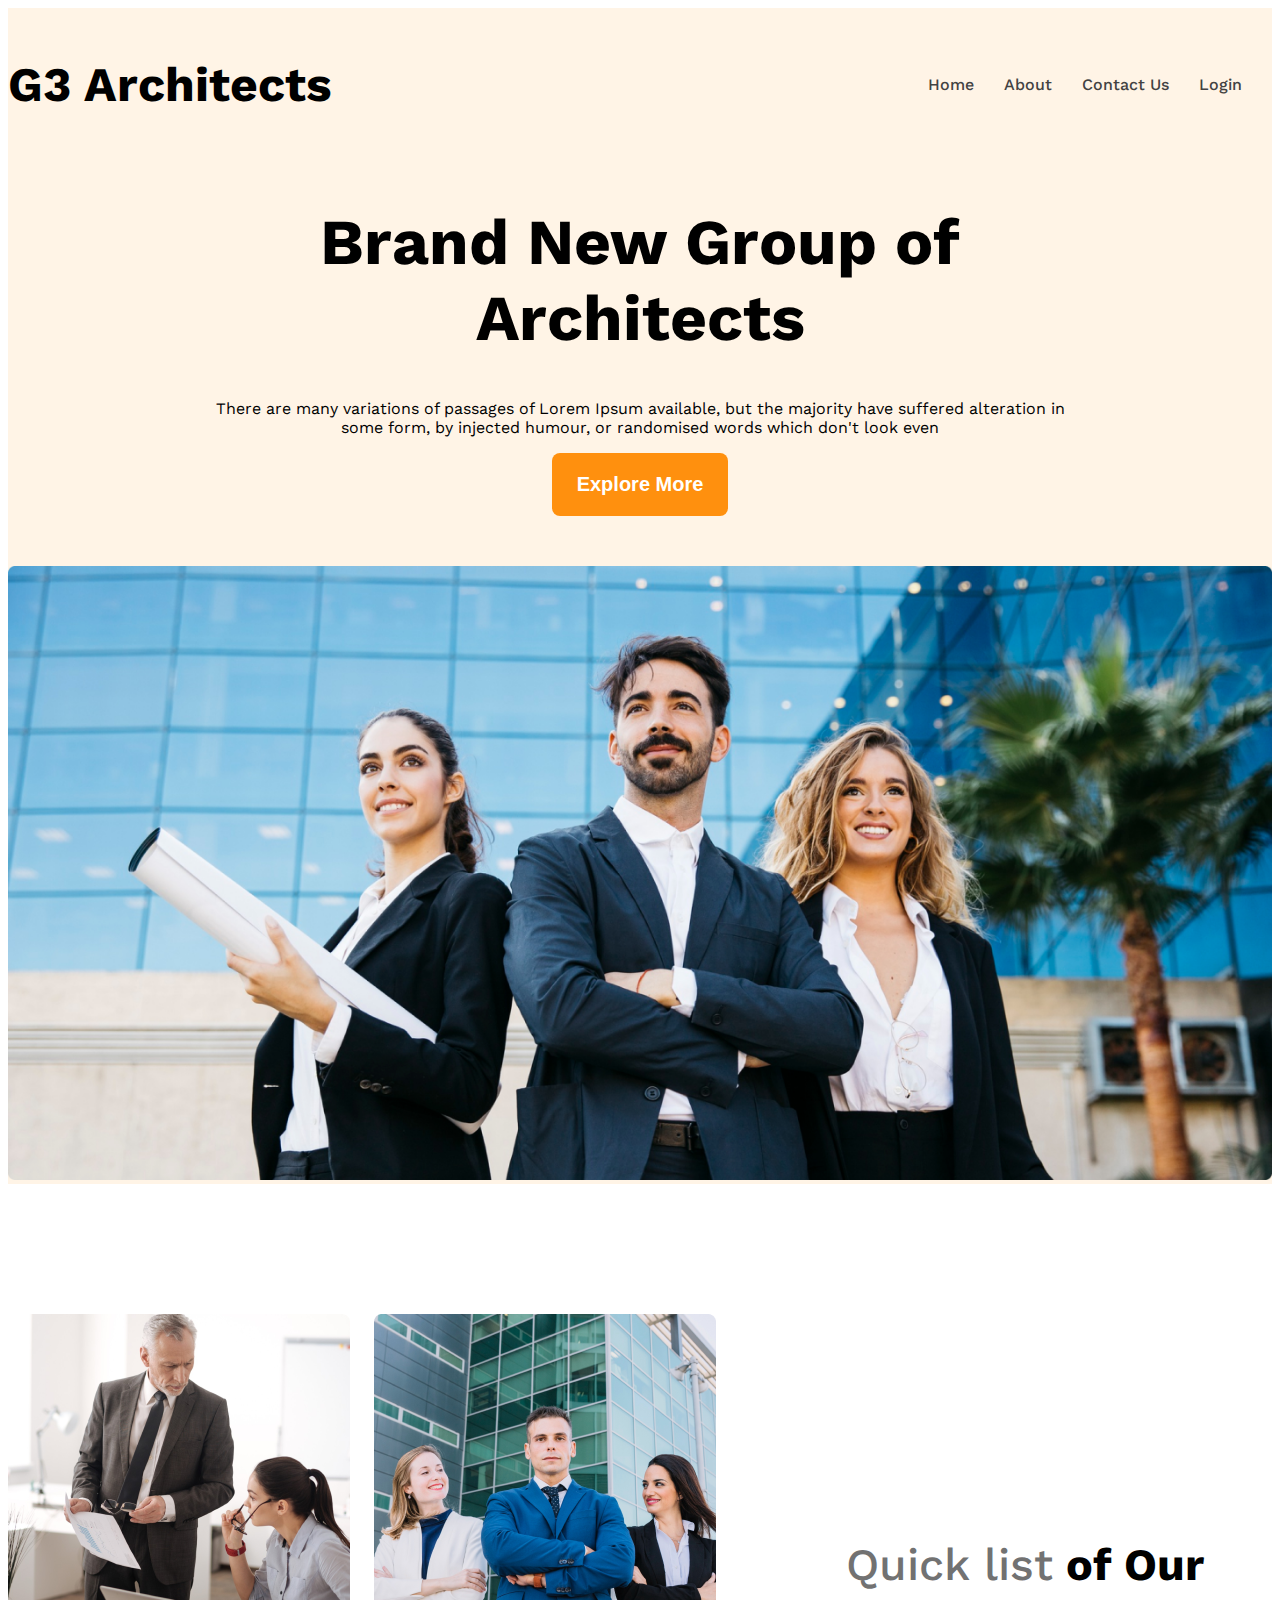
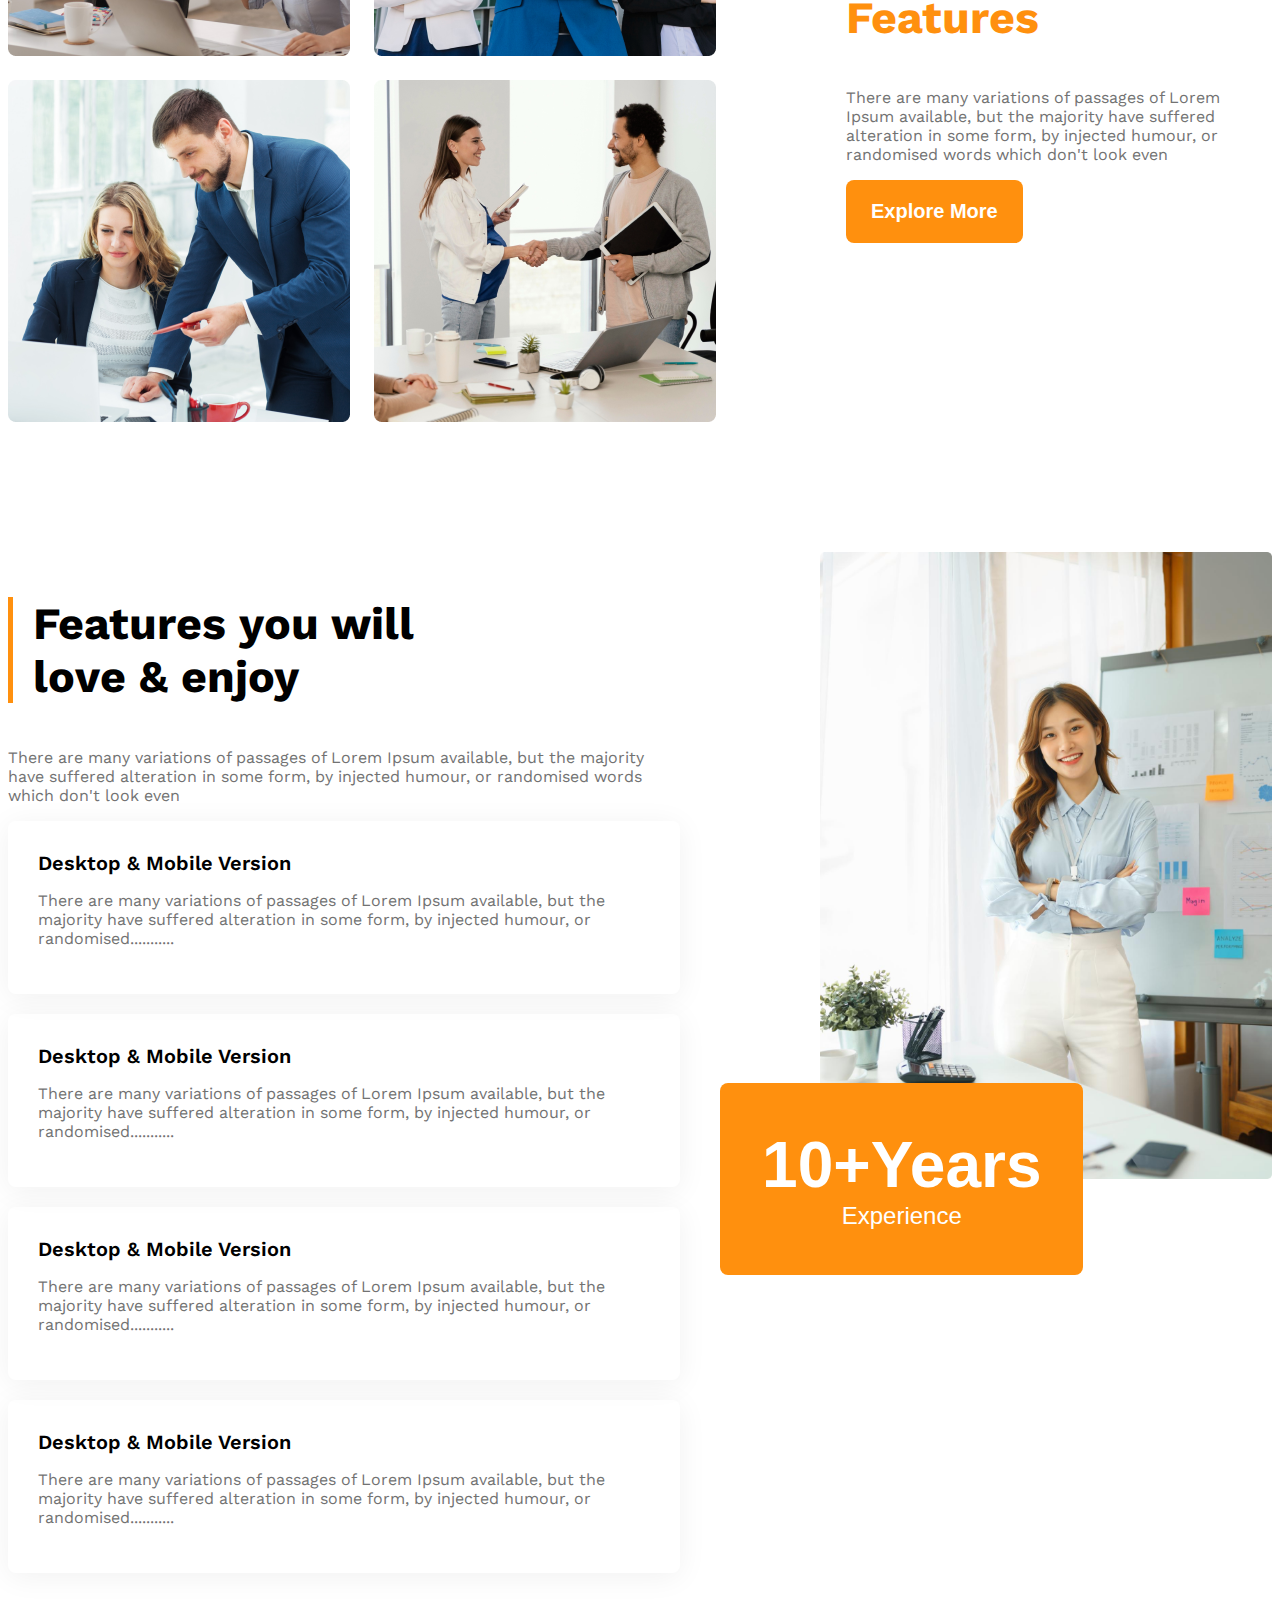
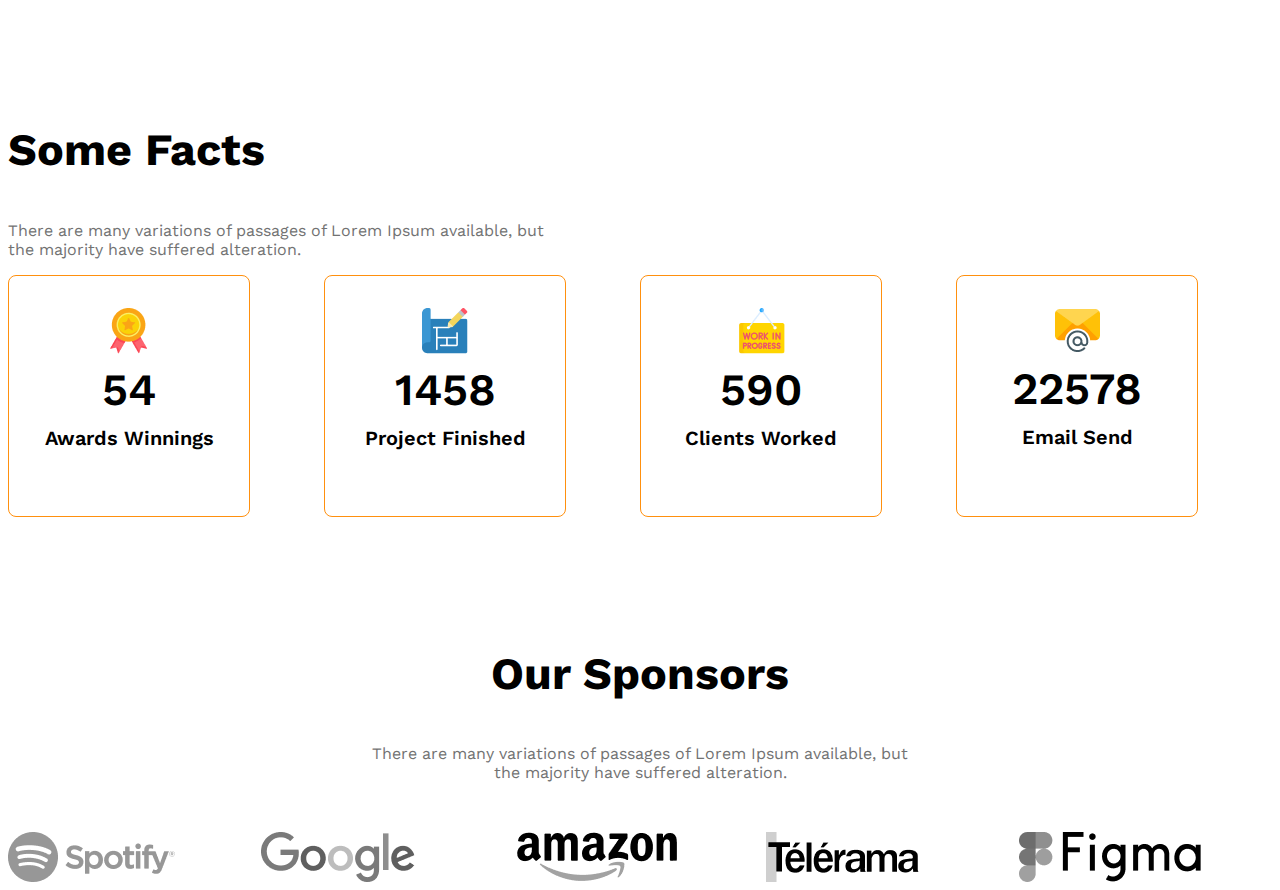
<file: index.html>
<!DOCTYPE html>
<html lang="en">

<head>
    <meta charset="UTF-8">
    <meta name="viewport" content="width=device-width, initial-scale=1.0">
    <title>G3 Architects</title>
    <link rel="stylesheet" href="styles/architects.css">
</head>
<!-- (8-class="work-sans-font") -->

<body class="work-sans-font">
    <!-- (1) -->
     <!-- (21) class="bg-light"-->
    <header class="bg-light">
        <!-- (6-class="navbar") -->
         <!-- (13-class="display-flex") -->
        <nav class="navbar display-flex">
            <!-- (7)  -->
            <h3 class="brand">G3 Architects</h3>
            <!-- (8)  -->
             <!-- (14-class="display-flex") -->
            <ul class="nav-links display-flex">
                <!-- li.nav-item*4>a.nav-link -->
                <!-- ul>li.nav-item*4>a.nav-link{Home About Contact Us Login} -->
                <li class="nav-item"><a href="" class="nav-link text-gray">Home</a></li>
                <li class="nav-item"><a href="" class="nav-link text-gray">About</a></li>
                <li class="nav-item"><a href="" class="nav-link text-gray">Contact Us</a></li>
                <li class="nav-item"><a href="" class="nav-link text-gray">Login</a></li>
            </ul>
        </nav>
        <!-- (20) -->
        <div class="banner">
              <!-- (28) -->
            <div class="banner-content">
                <!-- (26) -->
                <h1 class="banner-title">Brand New Group of Architects</h1>
                <p class="banner-description">There are many variations of passages of Lorem Ipsum available, but the
                    majority have suffered alteration in some form, by injected humour, or randomised words which don't
                    look even</p>
                <button class="btn-primary">Explore More</button>
            </div>
            <!-- (27) -->
              <!-- (33-class="banner-image") -->
            <img class="banner-image" src="images/banner.png" alt="">
        </div>
    </header>
    <!-- (2) -->
    <main>
        <!-- teams section start -->
         <!-- (37) -->
          <!-- (38-class="display-flex") -->
        <section class="teams display-flex">
            <div class="team-img-container">
                <img src="images/team1.png" alt="two architect discussing about design">
                <img src="images/team2.png" alt="">
                <img src="images/team3.png" alt="">
                <img src="images/team4.png" alt="">
            </div>
            <div class="our-features">
                <!-- (44) -->
                 <!-- 45-class="text-light-gray" -->
                <h3 class="section-title"><span id="quick-list" class="text-light-gray">Quick list</span> <span>of Our
                    <!-- (48)-class="text-primary" -->

                    </span><span class="text-primary">Features</span></h3>
                    <!-- (49-class="text-light-gray") -->
                    <p class="feature-description text-light-gray">There are many variations of passages of Lorem Ipsum
                    available, but the majority have suffered alteration in some form, by injected humour, or randomised
                    words which don't look even</p>
                <button class="btn-primary">Explore More</button>
            </div>
        </section>
        <!-- features will enjoy -->

        <!-- features section start -->
         <!-- (56) -->
          <!-- (79) -->
           <!-- (89-class="display-flex") -->
        <section class="features display-flex">
            <!-- (80) -->
            <div>
                <!-- (82) -->
                <h3 id="feature-section-title" class="section-title">Features you will <br> love & enjoy</h3>
                <p class="text-light-gray">There are many variations of passages of Lorem Ipsum available, but the
                    majority have suffered alteration in some form, by injected humour, or randomised words which don't
                    look even</p>

                <!-- feature card container -->
                 <!-- (84) -->
                <div class="feature-card">
                    <h4 class="feature-title">Desktop & Mobile Version</h4>
                    <p class="text-light-gray">There are many variations of passages of Lorem Ipsum available, but the
                        majority have suffered alteration in some form, by injected humour, or randomised...........</p>
                </div>
                <div class="feature-card">
                    <h4 class="feature-title">Desktop & Mobile Version</h4>
                    <p class="text-light-gray">There are many variations of passages of Lorem Ipsum available, but the
                        majority have suffered alteration in some form, by injected humour, or randomised...........</p>
                </div>
                <div class="feature-card">
                    <h4 class="feature-title">Desktop & Mobile Version</h4>
                    <p class="text-light-gray">There are many variations of passages of Lorem Ipsum available, but the
                        majority have suffered alteration in some form, by injected humour, or randomised...........</p>
                </div>
                <div class="feature-card">
                    <h4 class="feature-title">Desktop & Mobile Version</h4>
                    <p class="text-light-gray">There are many variations of passages of Lorem Ipsum available, but the
                        majority have suffered alteration in some form, by injected humour, or randomised...........</p>
                </div>

            </div>
            <!-- (81) -->
             <!-- (98-class="featured-architect") -->
            <div class="featured-architect">
                <img src="images/architect.png" alt="">
                <!-- (92) -->
                <button id="experience-badge" class="btn-primary">
                    <span id="experience-year">10+Years</span>
                    <br>
                    <span>Experience</span>
                </button>
            </div>
        </section>

        <!-- some facts -->
         <!-- 57-section class="some-facts" -->
        <section>
            
            <h3 class="section-title">Some Facts</h3>
            <!-- (68-class="fact-description">) -->
            <p class="text-light-gray fact-description">There are many variations of passages of Lorem Ipsum available,
                but the majority
                have suffered alteration.</p>
                <!-- (58) -->
            <div class="facts-container">
                <!-- .fact-card*4>img.fact-icon+h4.fact-number+h5.fact-name -->
                 <!-- (63-class="display-flex") -->
                <div class="fact-card display-flex">
                   <!-- (62-div making) -->
                    <div>
                        <img src="images/icons/ribon.png" alt="" class="fact-icon">
                        <h4 class="fact-number">54</h4>
                        <h5 class="fact-name">Awards Winnings</h5>
                    </div>
                </div>
               
                <div class="fact-card display-flex">
                    
                    <div>
                        <img src="images/icons/projects.png" alt="" class="fact-icon">
                        <h4 class="fact-number">1458</h4>
                        <h5 class="fact-name">Project Finished</h5>
                    </div>
                </div>
                <div class="fact-card display-flex">
                    <div>
                        <img src="images/icons/customers.png" alt="" class="fact-icon">
                        <h4 class="fact-number">590</h4>
                        <h5 class="fact-name">Clients Worked</h5>
                    </div>
                </div>
                <div class="fact-card display-flex">
                    <div>
                        <img src="images/icons/email.png" alt="" class="fact-icon">
                        <h4 class="fact-number">22578</h4>
                        <h5 class="fact-name">Email Send</h5>
                    </div>
                </div>

            </div>
        </section>

        <!-- Some facts  -->
         <!-- (72) -->
        <section class="our-sponsors">
            <div class="sponsor-info">
                <h3 class="section-title">Our Sponsors</h3>
                <p class="text-light-gray">There are many variations of passages of Lorem Ipsum available, but the
                    majority have suffered alteration.</p>
            </div>
            <!-- (74) -->
            <div class="sponsor-companies">
                <img src="images/sponsors/spotify.png" alt="">
                <img src="images/sponsors/google.png" alt="">
                <img src="images/sponsors/amazon.png" alt="">
                <img src="images/sponsors/telerama.png" alt="">
                <img src="images/sponsors/figma.png" alt="">
            </div>
        </section>
    </main>
    <!-- (3) -->
    <footer>

    </footer>
</body>

</html>
</file>
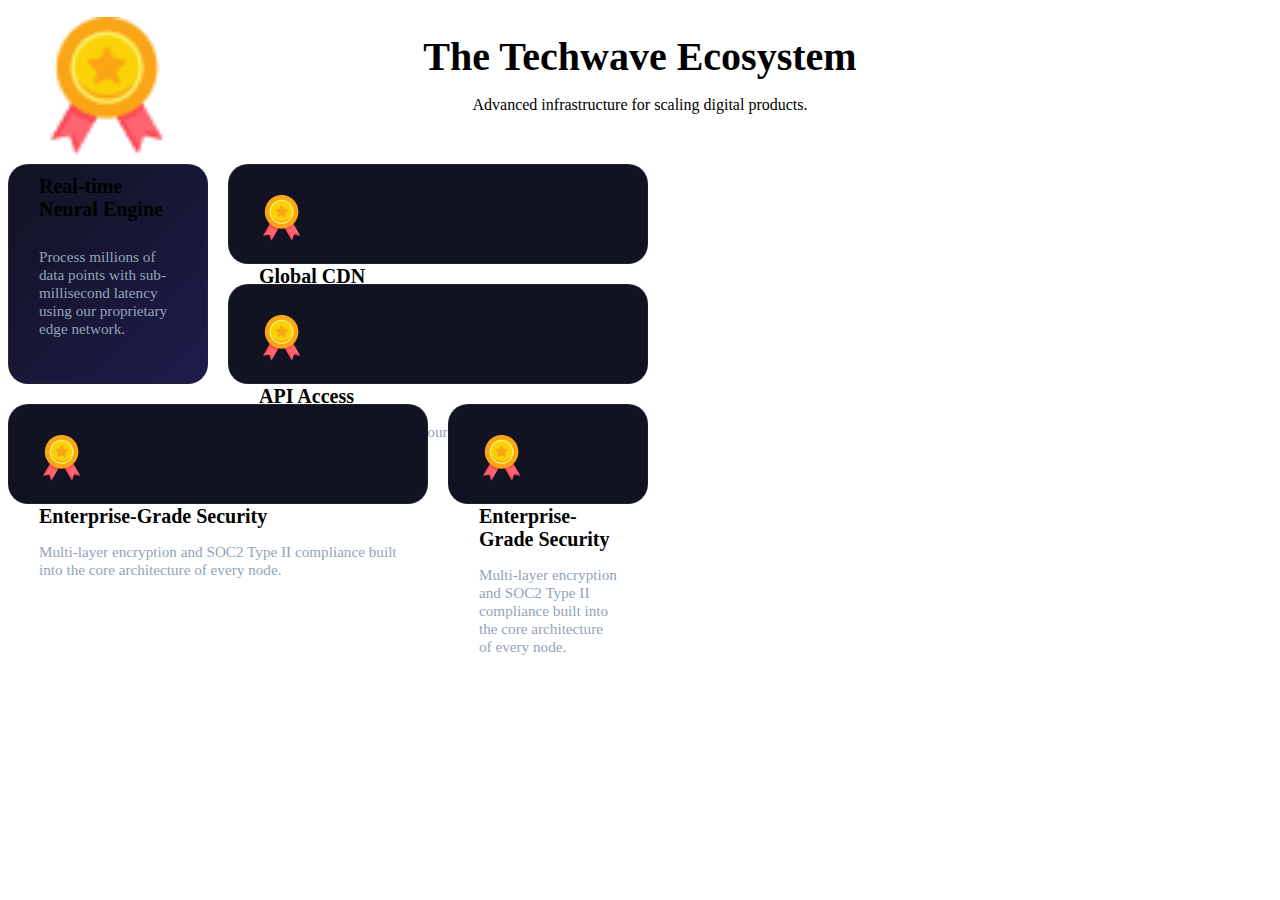
<file: grid.html>
<!DOCTYPE html>
<html lang="en">
<head>
    <meta charset="UTF-8">
    <meta name="viewport" content="width=device-width, initial-scale=1.0">
    <title>Techwave Grid Layout</title>
    <link rel="stylesheet" href="./grid.css">
</head>
<body>
    <main class="container">
        <header class="section-header">
            <h2>The Techwave Ecosystem</h2>
            <p>Advanced infrastructure for scaling digital products.</p>
        </header>

        <div class="bento-grid">
            <div class="card normal-layout">
                <img src="images/icons/ribon.png" alt="" class="fact-icon">
                <h3>Real-time Neural Engine</h3>
                <p>Process millions of data points with sub-millisecond latency using our proprietary edge network.</p>
            </div>

            <div class="card wide-layout">
                <img src="images/icons/ribon.png" alt="" class="fact-icon">
                <h3>Global CDN</h3>
                <p>150+ edge locations worldwide for lightning-fast delivery.</p>
            </div>

            <div class="card wide-layout">
                <img src="images/icons/ribon.png" alt="" class="fact-icon">
                <h3>API Access</h3>
                <p>Seamless integration with your existing tech stack.</p>
            </div>

            <div class="card wide-layout">
                <img src="images/icons/ribon.png" alt="" class="fact-icon">
                <h3>Enterprise-Grade Security</h3>
                <p>Multi-layer encryption and SOC2 Type II compliance built into the core architecture of every node.</p>
            </div>

            <div class="card small-layout">
                <img src="images/icons/ribon.png" alt="" class="fact-icon">
                <h3>Enterprise-Grade Security</h3>
                <p>Multi-layer encryption and SOC2 Type II compliance built into the core architecture of every node.</p>
            </div>
        </div>
    </main>

</body>
</html>
</file>
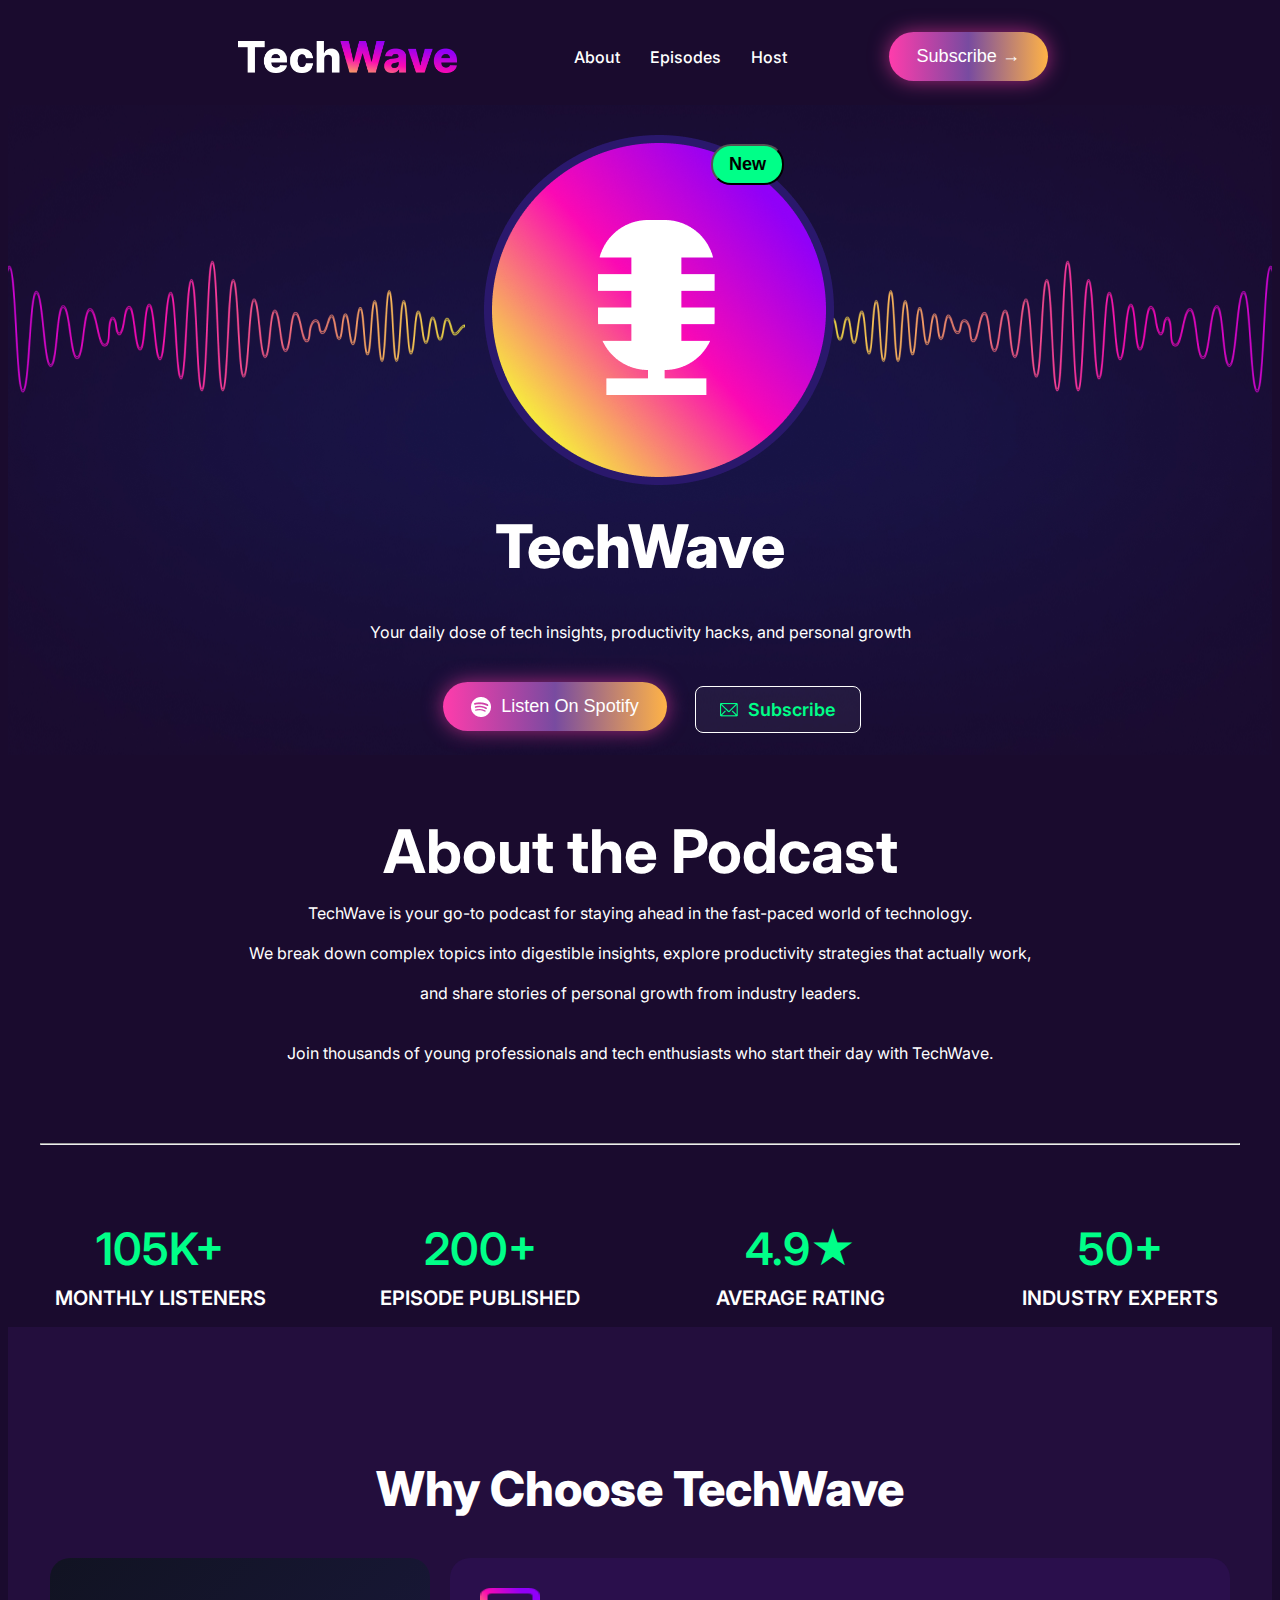
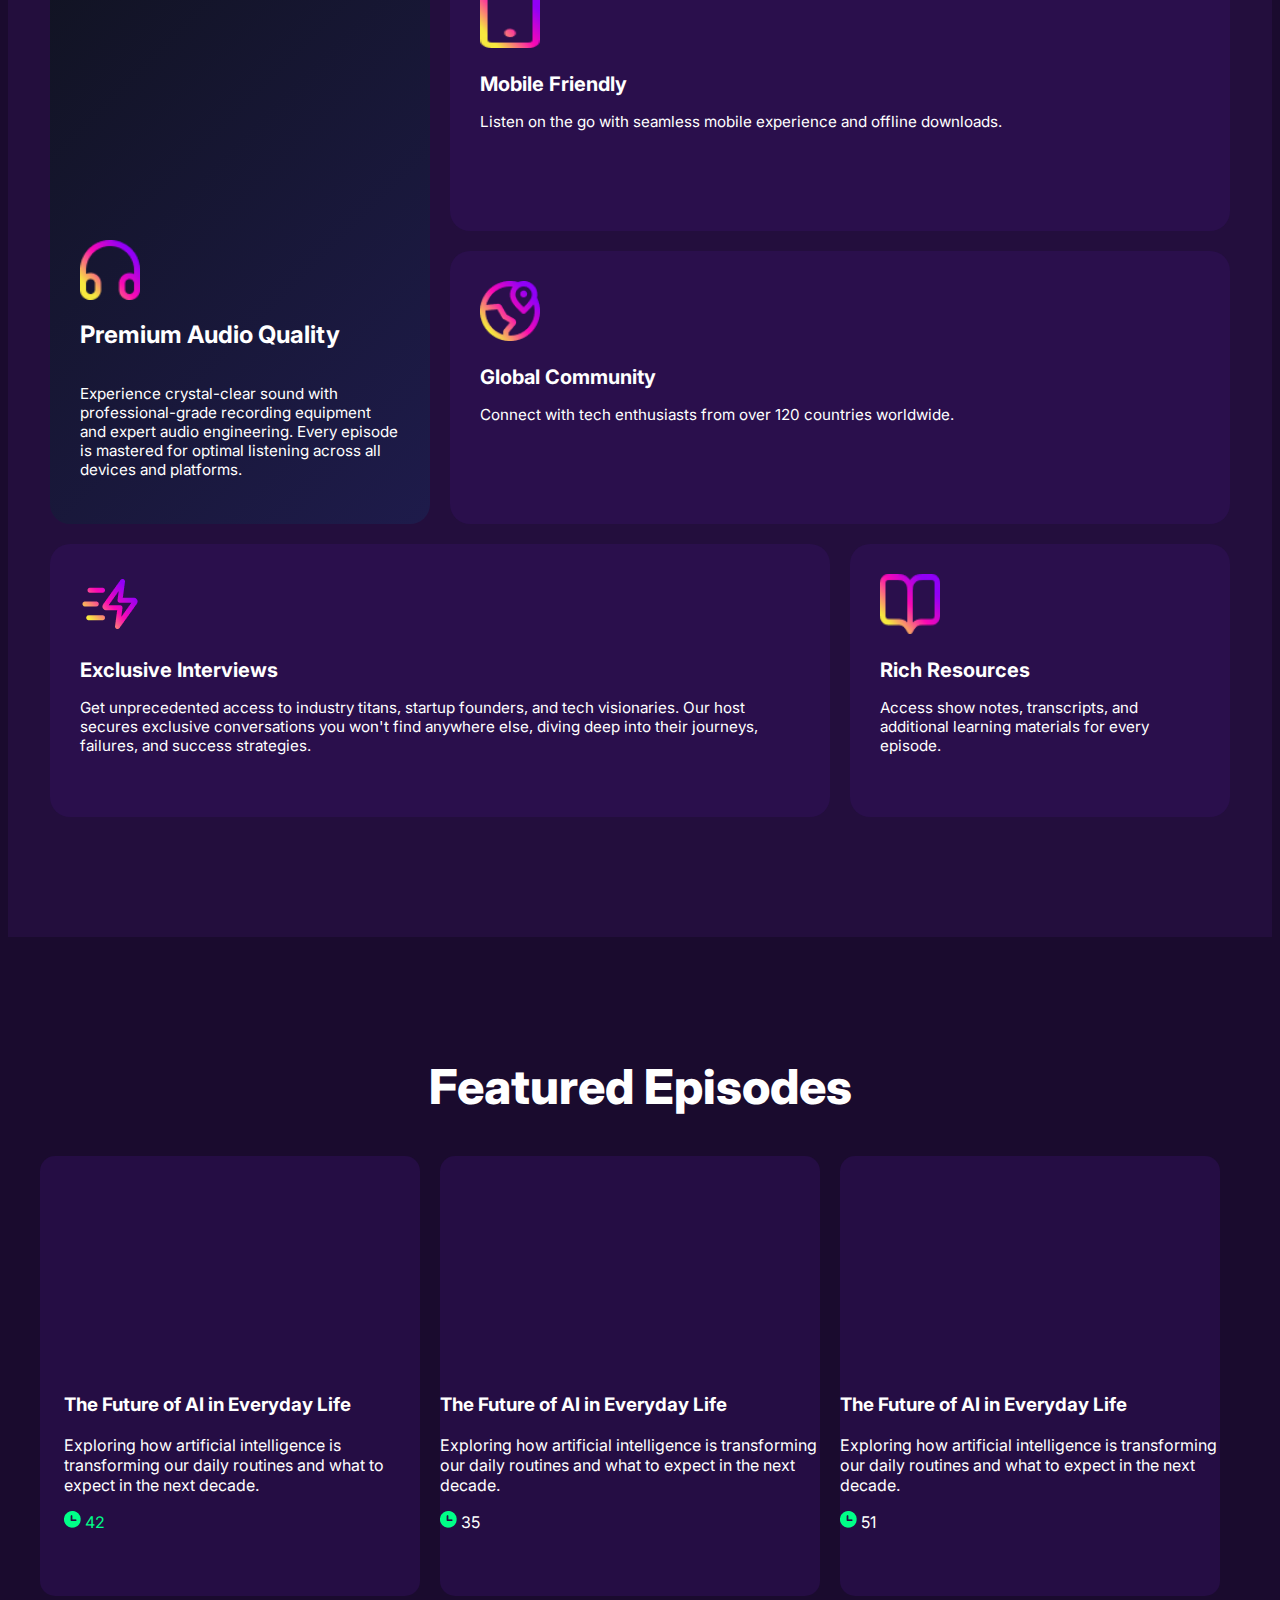
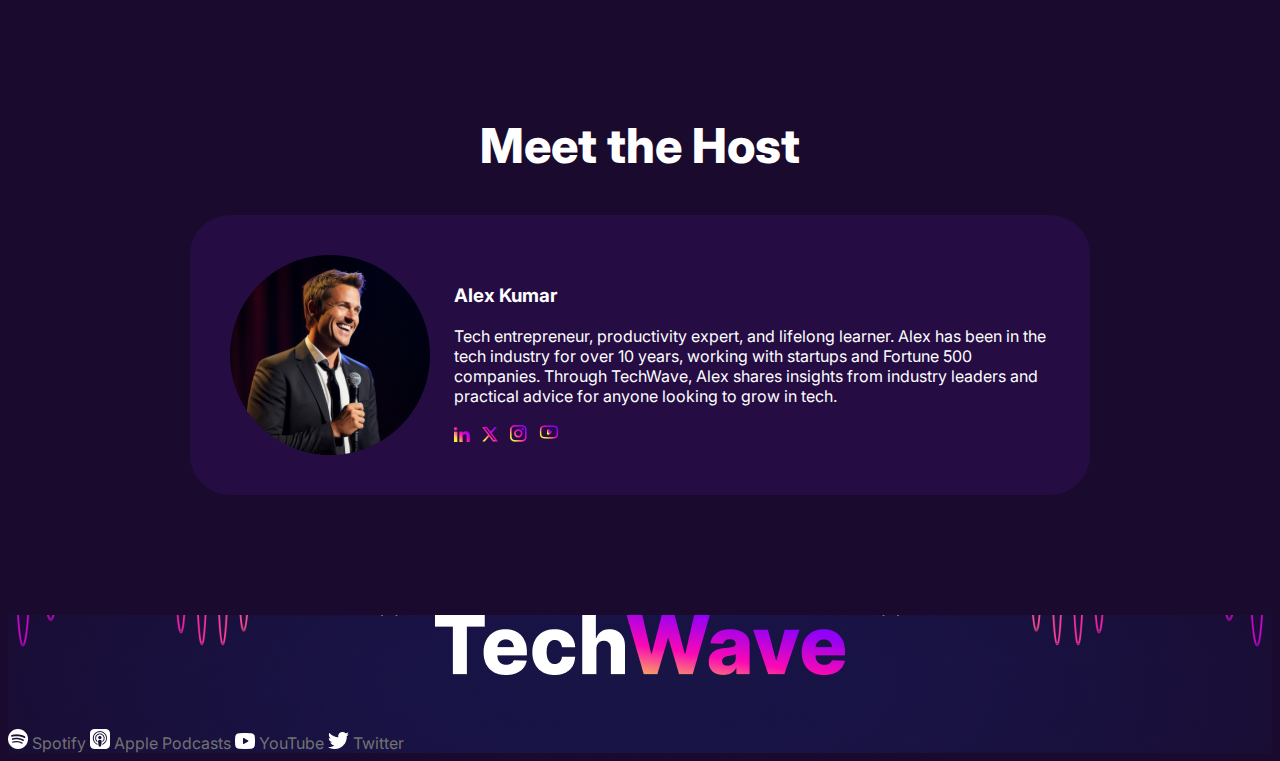
<file: practice-again.html>
<!DOCTYPE html>
<html lang="en">

<head>
    <meta charset="UTF-8">
    <meta name="viewport" content="width=device-width, initial-scale=1.0">
    <title>G3 Atchitects</title>
    <link rel="stylesheet" href="style-practice-again.css">
</head>

<body class="inter-font">
    <header class="">
        <!-- ====================NAVBAR SECTION=======================-->
        <nav class="navbar display-flex">
            <img src="./images/Frame 2087326363.png" alt="">
            <!-- <h1 class="brand">Tech<span class="red">Wave</span></h1> -->

            <input type="checkbox" id="menu-toggle">
            <label for="menu-toggle" class="hamburger">☰</label>

            <ul class="nav-links display-flex">
                <li class="nav-item"><a href="" class="nav-link text-white"> About</a></li>
                <li class="nav-item"><a href="" class="nav-link text-white">Episodes</a></li>
                <li class="nav-item"><a href="" class="nav-link text-white">Host</a></li>
            </ul>
            <button class="gradient-btn desktop-only">
                Subscribe →
            </button>

            <!-- <div class="break-line">
                <hr>
            </div> -->
        </nav>
        <!--==================BANNER SECTION===================-->
        <section class="">
            <div class="banner">
                <div class="banner-content">
                    <button class="box ch-button">New</button>
                    <img class="box micro" src="./images/assets/microphone.png" alt="">

                    <img class="box hero-circle" src="./images/assets/hero-circle.png" alt="">


                    <h1 class="banner-title">TechWave
                    </h1>
                    <p class="banner-description text-white">Your daily dose of tech insights, productivity hacks, and
                        personal growth</p>
                    <button class="gradient-btn inline">
                        <img src="/images/assets/spotify.png" alt="">
                        Listen On Spotify
                    </button>
                    <button class="video-button">
                        <img src="./images/assets/message.png" alt="">
                        <span>Subscribe</span>
                    </button>
                </div>
            </div>
        </section>
    </header>
    <main>
        <!--==================ABOUT SECTION==================-->
        <section>
            <div class="about">
                <h3 class="ab-title text-white">About the Podcast
                </h3>
                <p class="about-text text-white">TechWave is your go-to podcast for staying ahead in
                    the fast-paced world of technology.
                    <br><br>We break down complex topics into digestible insights, explore productivity strategies that
                    actually
                    work,
                    <br><br>and share stories of personal growth from industry leaders.
                    <br><br><br>
                    Join thousands of young professionals and tech enthusiasts who start their day with TechWave.
                </p>
            </div>
            <div class="break-line">
                <hr>
            </div>
            <div class="facts-container">
                <div class="fact-card display-flex">
                    <div>
                        <h4 class="fact-number">105K+</h4>
                        <h5 class="fact-name text-gray">MONTHLY LISTENERS</h5>
                    </div>
                </div>
                <div class="fact-card display-flex">
                    <div>
                        <h4 class="fact-number">200+</h4>
                        <h5 class="fact-name text-gray">EPISODE PUBLISHED</h5>
                    </div>
                </div>
                <div class="fact-card display-flex">
                    <div>
                        <h4 class="fact-number">4.9★</h4>
                        <h5 class="fact-name text-gray">AVERAGE RATING </h5>
                    </div>
                </div>
                <div class="fact-card display-flex">
                    <div>
                        <h4 class="fact-number">50+</h4>
                        <h5 class="fact-name text-gray">INDUSTRY EXPERTS</h5>
                    </div>
                </div>
            </div>
        </section>
<!--==========WHY CHOOSE SECTION==================-->
        <section class="color">
            <div class="container text-white">
                <h2>Why Choose TechWave</h2>

            </div>

            <div class="bento-grid text-white">
                <div class="card normal-layout">
                    <img class="ch-im" src="./images/assets/headphone.png" alt="" class="fact-icon">
                    <h2>Premium Audio Quality</h3>
                    <p>Experience crystal-clear sound with professional-grade recording equipment and expert audio
                        engineering. Every episode is mastered for optimal listening across all devices and platforms.
                    </p>
                </div>

                <div class="card wide-layout">
                    <img class="ch-im" src="./images/assets/device.png" alt="" class="fact-icon">
                    <h3>Mobile Friendly</h3>
                    <p>Listen on the go with seamless mobile experience and offline downloads.</p>
                </div>

                <div class="card wide-layout">
                    <img class="ch-im" src="./images/assets/location.png" alt="" class="fact-icon">
                    <h3>Global Community</h3>
                    <p>Connect with tech enthusiasts from over 120 countries worldwide. </p>
                </div>

                <div class="card wide-layout">
                    <img class="ch-im" src="./images/assets/zap-fast.png" alt="" class="fact-icon">
                    <h3>Exclusive Interviews</h3>
                    <p>Get unprecedented access to industry titans, startup founders, and tech visionaries. Our host
                        secures exclusive conversations you won't find anywhere else, diving deep into their journeys,
                        failures, and success strategies.</p>
                </div>

                <div class="card small-layout">
                    <img class="ch-im" src="./images/assets/resource.png" alt="" class="fact-icon">
                    <h3>Rich Resources</h3>
                    <p>Access show notes, transcripts, and additional learning materials for every episode.</p>
                </div>
            </div>
        </section>
<!-- ==========FEATURED EPISODES SECTION=========-->

        <section>
            <div class="container bg-light width text-white">
                <h2 class="text-white">Featured Episodes</h2>
                <div class="display-flex">
                    <div class="if-card">
                        <iframe width="380" height="214"
                            src="https://www.youtube.com/embed/omXemAiLL1k?si=5gjdYWJcmaz6h03_"></iframe>
                        <div class="featured-content">
                            <h3>The Future of AI in Everyday Life</h3>
                            <p>Exploring how artificial intelligence is transforming our daily routines and what to
                                expect
                                in
                                the next decade.</p>
                            <img src="./images/assets/clock.png" alt="">
                            <span class="color-green">42</span>
                        </div>

                    </div>
                    <div class="if-card">
                        <iframe width="380" height="214"
                            src="https://www.youtube.com/embed/omXemAiLL1k?si=5gjdYWJcmaz6h03_"></iframe>
                        <h3>The Future of AI in Everyday Life</h3>
                        <p>Exploring how artificial intelligence is transforming our daily routines and what to expect
                            in
                            the next decade.</p>
                        <img src="./images/assets/clock.png" alt="">
                        <span>35</span>
                    </div>
                    <div class="if-card">
                        <iframe width="380" height="214"
                            src="https://www.youtube.com/embed/omXemAiLL1k?si=5gjdYWJcmaz6h03_"></iframe>
                        <h3>The Future of AI in Everyday Life</h3>
                        <p>Exploring how artificial intelligence is transforming our daily routines and what to expect
                            in
                            the next decade.</p>
                        <img src="./images/assets/clock.png" alt="">
                        <span>51</span>

                    </div>
                </div>
<!-- HOST -->
                <div class="host text-white">
                    <div class="host-container">
                        <h2>Meet the Host</h2>
                        <div class="host-info display-flex">
                            <img class="host-img" src="images/assets/host.png" alt="">

                            <div class="host-name">
                                <h3>Alex Kumar</h3>
                                <p>Tech entrepreneur, productivity expert, and lifelong learner. Alex has been in the
                                    tech
                                    industry
                                    for over 10 years, working with startups and Fortune 500 companies. Through
                                    TechWave,
                                    Alex
                                    shares insights from industry leaders and practical advice for anyone looking to
                                    grow in
                                    tech.
                                </p>
                                <img class="icon" src="./images/assets/linkedin.png" alt="">
                                <img src="./images/assets/x.png" alt="">
                                <img src="./images/assets/instagram.png" alt="">
                                <img src="./images/assets/youtube.png" alt="">
                            </div>
                        </div>
                    </div>
                </div>
        </section>
    </main>

    <!-- Footer Section -->
    <footer>
        <div class="our-sponsors banner">
            <div class="sponsor-info">
                <img src="./images/Frame 2087326363.png" alt="">
            </div>
            <!-- (74) -->
            <div class="sponsor-companies text-light-gray">
                <img src="./images/assets/spotify.png" alt="">
                <span>Spotify</span>

                <img src="./images/assets/apple-podcast.png" alt="">
                <span>Apple Podcasts</span>

                <img src="./images/assets/youtube-podcast.png" alt="">
                <span>YouTube

                    <img src="./images/assets/twitter.png" alt="">
                    <span>Twitter</span>
            </div>
        </div>
    </footer>
</body>

</html>
</file>
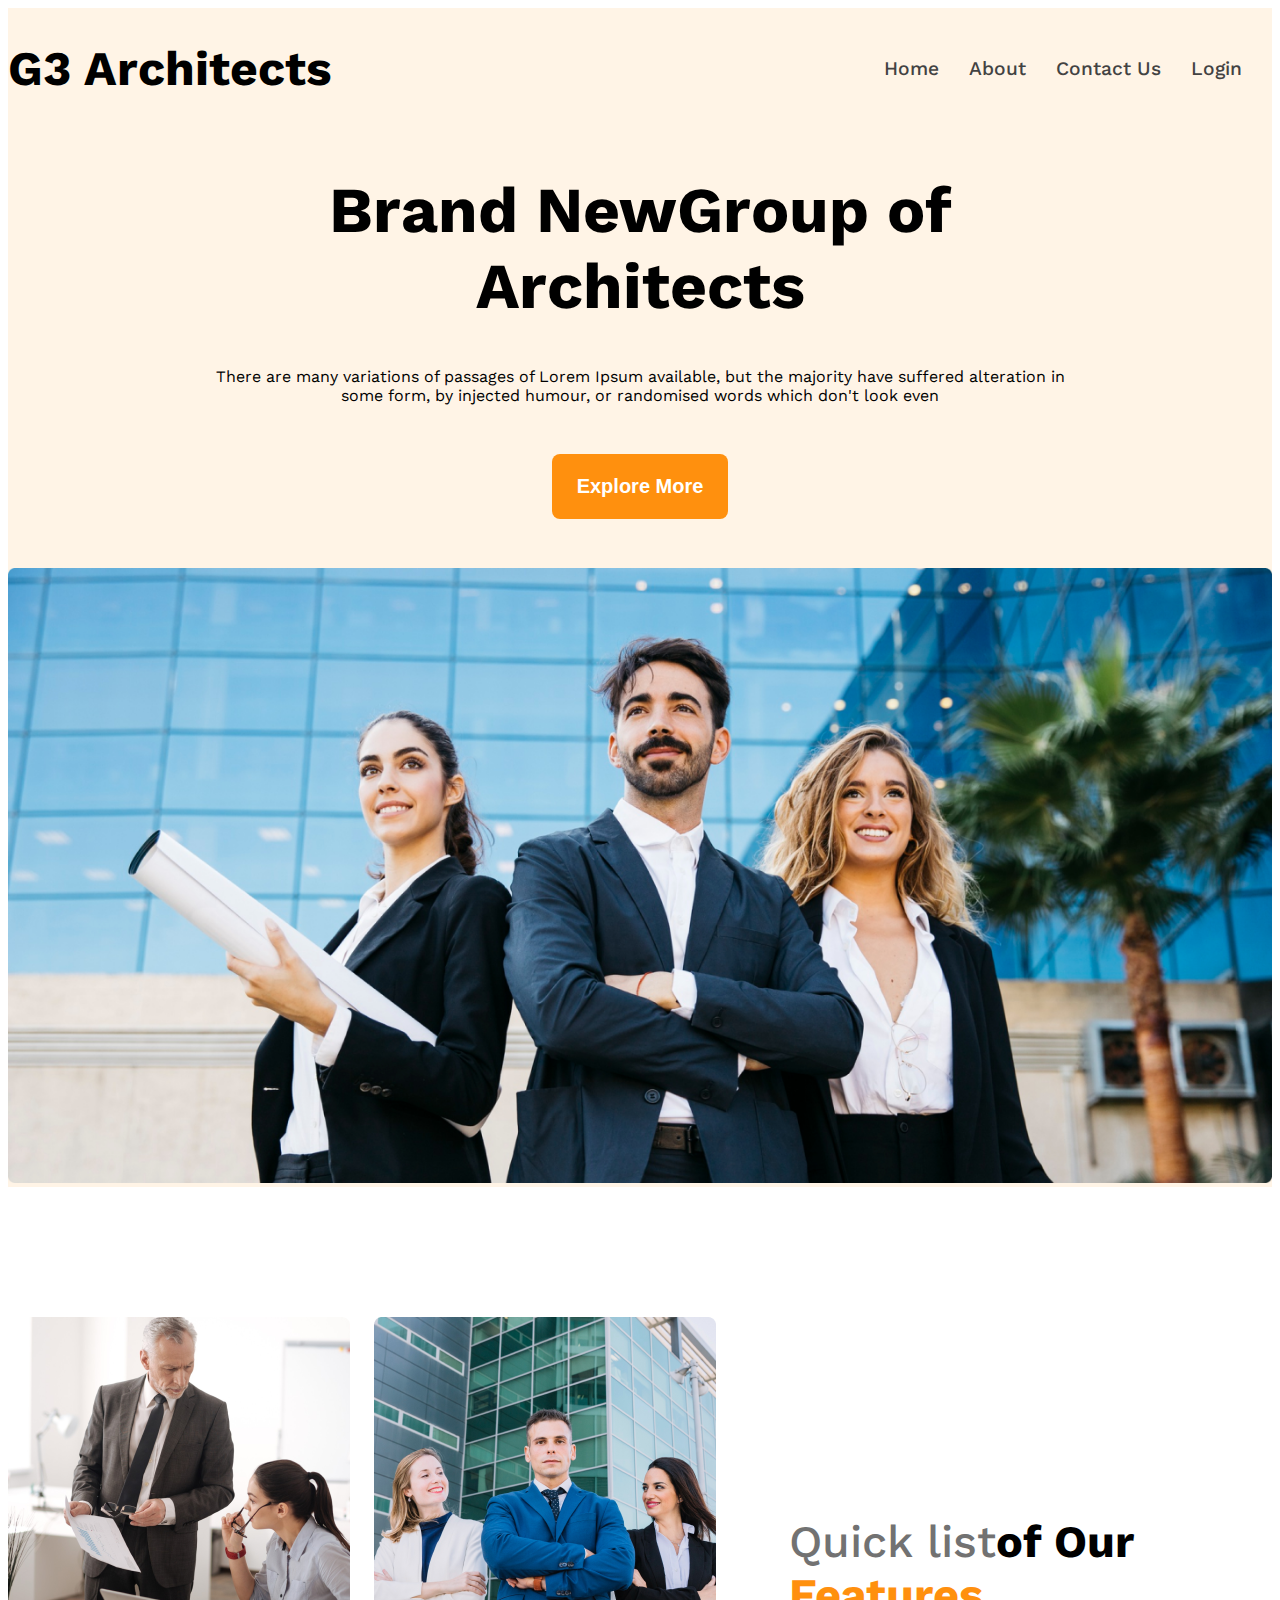
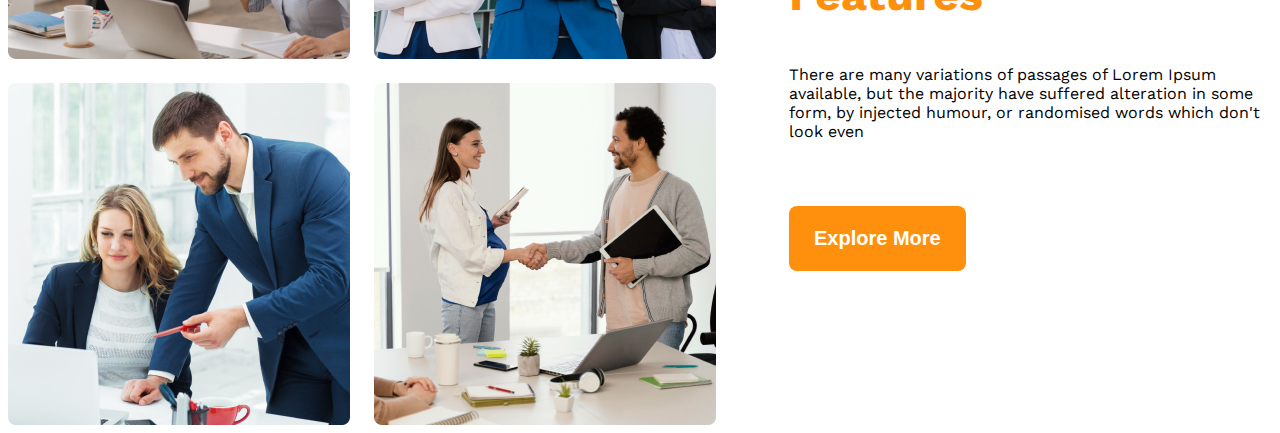
<file: practice.html>
<!DOCTYPE html>
<html lang="en">

<head>
    <meta charset="UTF-8">
    <meta name="viewport" content="width=device-width, initial-scale=1.0">
    <title>G3 Architects</title>
    <link rel="stylesheet" href="style-practice.css">
</head>

<body class="work-sans-font">
    <header class="bg-light">
        <nav class="navbar display-flex">
            <h1 class="brand">G3 Architects</h1>
            <ul class="nav-links display-flex">
                <li class="nav-item"><a href="" class="nav-link text-gray">Home</a></li>
                <li class="nav-item"><a href="" class="nav-link text-gray">About</a></li>
                <li class="nav-item"><a href="" class="nav-link text-gray">Contact Us</a></li>
                <li class="nav-item"><a href="" class="nav-link text-gray">Login</a></li>
            </ul>
        </nav>
        <!-- .container>.food*12>img[src="images/images.jfif"]+h3{Food Item - $}+p{price: \$$00}+p>lorem20^btn{Buy Now} -->

        <!-- .banner>h1.banner-title{dfdf}+p.banner-description{There are many variations of passages of Lorem Ipsum available, but the majority have suffered alteration in some form, by injected humour, or randomised words which don't look even}+btn.btn-primary{Explore More}+img[src="images/banner.png"] -->

        <div class="banner">
            <div class="banner-content">
                <h1 class="banner-title">Brand NewGroup of Architects </h1>
                <p class="banner-description">There are many variations of passages of Lorem Ipsum available, but the
                    majority have suffered alteration in some form, by injected humour, or randomised words which don't
                    look
                    even</p>
                <button class="btn-primary">Explore More</button>
            </div>
            <img class="banner-image" src="images/banner.png" alt="">
        </div>
    </header>
    <main>
        <section class="teams display-flex">
            <div class="team-image-container">
                <img src="images/team1.png" alt="">
                <img src="images/team2.png" alt="">
                <img src="images/team3.png" alt="">
                <img src="images/team4.png" alt="">
            </div>
            <div class="our-features">
                <h3 class="section-title"><span id="quick-list" class="text-light-gray">Quick list</span><span>of Our </span><span class="text-primary">Features</span></h3>
                <p class="features-description" class="text-light-gray">There are many variations of passages of Lorem Ipsum available, but the majority have suffered alteration in some form, by injected humour, or randomised words which don't look even</p>
                <button class="btn-primary">Explore More</button>
            </div>
        </section>
    </main>
    <footer>

    </footer>
</body>

</html>
</file>
<file: styles/architects.css>
/* (4) */
/* <style>
@import url('https://fonts.googleapis.com/css2?family=Work+Sans:ital,wght@0,100..900;1,100..900&display=swap');
</style>



// <weight>: Use a value from 100 to 900
// <uniquifier>: Use a unique and descriptive class name

.work-sans-<uniquifier> {
  font-family: "Work Sans", sans-serif;
  font-optical-sizing: auto;
  font-weight: <weight>;
  font-style: normal;
} */


/* (5) */
@import url('https://fonts.googleapis.com/css2?family=Work+Sans:ital,wght@0,100..900;1,100..900&display=swap');


.work-sans-font {
  font-family: "Work Sans", sans-serif;
  font-optical-sizing: auto;
  font-weight: 400;
  font-style: normal;
}

/* shared styles */
/* (12) */
.display-flex{
    display: flex;
}
/* (47) */
.text-primary{
    color: #FF900E;
}

/* dark 02 */
/* (17) */
.text-gray{
    color: #424242;
}

/* dark03 */
/* (18) */
.text-light-gray{
    color: #727272;
}
/* (22) */
.bg-light{
    background-color: rgba(255, 144, 14, 0.1);
}
/* (31) */
/* (semibold=600) */
.btn-primary{
    background-color: #FF900E;
    color: white;
    padding: 20px 25px;
    font-size: 1.25rem;
    font-weight: 600;
    border-radius: 8px;
    border: none;
}
/* (36-flex and horizonal align dia kor jay ) */
main{
    max-width: 1440px;
    margin: 0 auto;
}
/* (42) */
main > section{
    margin-top: 130px;
}
/* (46) */

.section-title{
    font-size: 2.8rem;
    font-weight: 700;
}

/* header styles */

/* navbar related styles */
/* (9) */
.navbar{
    /* (10) */
    /* display: flex; */
    /* (19) */
    justify-content: space-between;
    /* (25) */
    align-items: center;
}
/* (24) */
/* (bold=700) */
/* 16px=1rem */
.brand{
    font-weight: 700; 
    font-size: 3rem;
}
/* (15) */
.nav-item{
    list-style: none;
    margin-right: 30px;
}
/* (16) */
.nav-link{
    /* (11) */
    /* display: flex; */
    text-decoration: none;
    font-weight: 500;
}
/* (23) */
.navbar, .banner{
    max-width: 1440px;
    margin: 0 auto;
}

/* banner related styles */
/* (29) */
.banner-content{
    max-width: 850px;
    margin: 0 auto;
    text-align: center;
    /* (32) */
    margin-bottom: 50px;
}
/* (30) */
.banner-title{
    font-weight: 700;
    font-size: 4rem;
}
/* (33) */
.banner-image{
    width: 100%;
}

/* team and feature related styles */
/* (39)  */
.teams{
    align-items: center;
}
/* (40)  */
.team-img-container{
    display: grid;
    grid-template-columns: repeat(2, 1fr);
    gap: 24px;
}
/* (43) */
.our-features{
    margin-left: 130px;
    max-width: 530px;
}
/* (46) */
#quick-list{
    font-weight: 500;
}

/* features section related styles */
/* 90 */
.features{
    gap: 140px;
}
/* (83) */
#feature-section-title{
    border-left: 5px solid #FF900E;
    padding-left: 20px;
}

.feature-card{
    /* (86) */
    padding: 30px;
    /* (88) */
    border-radius: 8px;
    /* (87) */
    box-shadow: 0 4px 30px 0 rgba(0, 0, 0, 0.06);
    margin-bottom: 20px;
}
/* (85) */
.feature-card .feature-title{
    font-weight: 600;
    font-size: 1.25rem;
    /* 91 */
    margin-top: 0px;
    margin-bottom: 0px;
}
/* (93) */
#experience-badge{
    padding: 45px 42px;
    /* (95) */
    font-size: 1.5rem;
    font-weight: 500;
    /* (96) */
    margin-left: -100px;
    margin-top: -100px;
}
/* (94) */
#experience-year{
    font-size: 4rem;
    font-weight: 700;
}
/* (99) */
.featured-architect img{
    width: 100%;
}

/* some facts related styles */
/* (60) */
.facts-container{
    display: grid;
    grid-template-columns: repeat(4, 1fr);
}
 /* (59) */
.fact-card{
    border: 1px solid #FF900E;
    /* (61) */
    width: 240px;
    height: 240px;
    border-radius: 8px;
   /* (65) */
    text-align: center;
     /* (64-horizontally cneter) */
    align-items: center;
    /* (vertically center) */
    justify-content: center;
}
/* (66) */
.fact-number{
    font-size: 2.8rem;
    font-weight: 600;
    margin-top: 5px;
    margin-bottom: 10px;
}
/* (67) */
.fact-name{
    font-size: 1.25rem;
    font-weight: 600;
    margin-top: 10px;
}
/* (69) */
.fact-description{
    max-width: 540px;
}


/* sponsor related styles */
/* (73) */
.sponsor-info{
    max-width: 540px;
    margin: 50px auto;
    text-align: center;
}
/* (75) */
.sponsor-companies{
    display: grid;
    grid-template-columns: repeat(5, 1fr);
}
/* (76) */
.sponsor-companies img{
    filter: grayscale(100%);
}

/* (34) */
/* responsive media query */
@media screen and (max-width: 576px) {
    /* (35) */
    .navbar, 
    .nav-links, 
    /* (97) */
    .features,
    /* (50) */
    .teams{
        flex-direction: column;
    }
 /* (51) */
    .team-img-container, 
    /* (70) */
    .facts-container, 
    /* (77) */
    .sponsor-companies
    {
         /* (51-1) */
        /* grid-template-columns: repeat(1, 1fr); */
        grid-template-columns: 1fr;
    }
/* (71) */
    .facts-container{
        justify-items: center;
        gap: 24px;
    }
/* (78) */
    .sponsor-companies{
        justify-items: center;
        gap: 50px;
    }
 /* (52) */
    .our-features{
        margin-left: 20px;
    }

    #experience-badge{
        margin-top: 20px;
        margin-left: 20px;
    }
}

/* medium size device */
/* (53) */
@media screen and (min-width: 576px) and (max-width: 992px) {
    /* (54-teams) */
    /* (99-features) */
    .teams, .features{
        flex-direction: column;
    }
    /* (55) */
    .our-features{
        margin: 50px auto;
    }
/* (78) */
    .sponsor-companies, .facts-container {
        /* grid-template-columns: repeat(3, 1fr); */
        grid-template-columns: repeat(2, 1fr);
        gap: 50px;
        justify-items: center;
    }
/* (99) */
    #experience-badge{
        margin-top: 20px;
        margin-left: 20px;
    }
}
</file>
<file: grid.css>
:root {
    --bg-color: #05060f;
    --card-bg: #111322;
    --accent: #4f46e5;
    --text-main: #ffffff;
    --text-muted: #94a3b8;
}

/* body {
    background-color: var(--bg-color);
    color: var(--text-main);
    font-family: 'Inter', sans-serif;
    padding: 60px 20px;
} */

/* img{
    width: 100%;
            height: 100%; */
            


.bento-grid {
    max-width: 1600px;
    margin: 0 auto;
}

.section-header {
    text-align: center;
    margin-bottom: 50px;
}

.section-header h2 {
    font-size: 2.5rem;
    margin-bottom: 10px;
}

/* The Grid System */
.bento-grid {
    display: grid;
    gap: 20px;
    /* 3-column layout by default on desktop */
   grid-template-columns: repeat(3, 200px);
            /* grid-template-rows: repeat(6, 200px); */
            /* (5) */
            grid-template-rows: repeat(3, 100px);
}



.card {
    background: var(--card-bg);
    padding: 30px;
    border-radius: 20px;
    border: 1px solid rgba(255, 255, 255, 0.05);
    transition: all 0.3s ease;
}

.card:hover {
    border-color: var(--accent);
    transform: translateY(-5px);
}

.card h3 {
    margin-bottom: 12px;
    font-size: 1.25rem;
}

.card p {
    color: var(--text-muted);
    font-size: 0.95rem;
}

/* Feature Specific Spans */
.normal-layout{
    grid-column: span 1; /* Takes up 2 columns */
    grid-row: span 2;    /* Takes up 2 rows */
    background: linear-gradient(135deg, #111322 0%, #1e1b4b 100%);
    display: flex;
    flex-direction: column;
    justify-content: flex-end;
}

.wide-layout {
    grid-column: span 2; /* Takes up 2 columns at the bottom */
    grid-row: span 1; 
    flex-direction: column;    
}

/* Responsive Rules */
@media (max-width: 900px) {
    .bento-grid {
        grid-template-columns: repeat(2, 1fr); /* 2 columns for tablets */
    }
}

@media (max-width: 600px) {
    .bento-grid {
        grid-template-columns: 1fr; /* 1 column for phones */
    }
    
    .card-large, .card-wide {
        grid-column: span 1; /* Reset spans on mobile */
    }
}

.badge {
    background: var(--accent);
    width: fit-content;
    padding: 4px 12px;
    border-radius: 100px;
    font-size: 0.75rem;
    font-weight: bold;
    margin-bottom: 20px;
}
</file>
<file: style-practice-again.css>
@import url('https://fonts.googleapis.com/css2?family=Inter:ital,opsz,wght@0,14..32,100..900;1,14..32,100..900&display=swap');

.inter-font{
  font-family: "Inter", sans-serif;
  font-optical-sizing: auto;
  font-weight: 400;
  font-style: normal;
}
/* =================SHARD STYLE START======================= */
body{
    background-color:#1A0B2E;
}
.display-flex{
    display: flex;
}
.container{
/* text-align: center; */
    justify-items: center;
}


.navbar, .banner{
    max-width: 1600px;
    margin: 0 auto;
}

.text-white{
    color: #FFFFFF;
}
/* =================SHARED STYLE END======================= */


/*=================== NAVBAR SECTION START===============*/
.navbar{
    justify-content: space-between;
    align-items: center;
    padding: 0 200px;
    display: flex;
}

.navbar img{
    width: 219px;
    height: 32px;
    margin: 30px;
}

.nav-item{
    list-style: none;
    margin-right: 30px;
}

.nav-links{
    display: flex;

}

.nav-link{
    text-decoration: none;
    font-weight: 500;
    /* font-size: 1.12rem; */
    /* color: #424242; */
}

.gradient-btn {
  padding: 14px 28px;
  font-size: 1.13rem;
  color: #FFFFFF;
  border: none;
  border-radius: 40px;
  cursor: pointer;
  background: linear-gradient(90deg, #ff3cac, #784ba0, #ffb347);
  box-shadow: 0 0 20px rgba(255, 60, 172, 0.6);
  transition: all 0.3s ease;
  margin: 24px;
}

/* Hamburger */
#menu-toggle, .hamburger { display: none; }
/*=================== NAVBAR SECTION END===============*/


/* ==========BANNER SECTION START============ */
.banner-title{
    font-weight:800;
    font-size: 3.75rem; 
    color: #FFFFFF;    
}

.banner-content{
    max-width: 550px;
    margin: 0 auto;
    text-align: center; 
    /* margin-bottom: 8px; */
}

.box{
    position: relative;            
}

.hero-circle{    
    left: -80px; 
    top: 30px;
    z-index: 1;

}
.ch-button{
    top: -285px;
    left: 345px;
    z-index:5;
    background-color: #00FF88;
    font-size: 1.13rem;
    font-weight: 600;
    border-radius: 20px;
    padding: 8px 16px;
    /* max-width: 100% */
}

.micro{
    /* width: 116.67px;
    height: 175px;  */
    left: 155px;
    top: -60px;
    z-index:5;
    /* max-width: 100%; */
}

.banner{
    background: url("./images/assets/hero-bg.png");
    background-repeat: no-repeat;
    background-position: center;
    justify-content: center;
    width: 100%;
    max-width: 1600px;
    /* background-position-x: 165px; */
    /* background-position-y: 165px; */
}

.video-button {
  display: inline-flex;
  align-items: center;
  gap: 10px;
  padding: 12px 24px;
  background-color: rgba(255, 255, 255, 0.05);
  color: #00FF88;
  border: 1.5px solid #ffffff;
  border-radius: 8px;
  font-family: 'Inter'; 
  font-size: 18px;
  font-weight: 600;
  cursor: pointer;
}

.video-button:hover {
  background-color: rgba(255, 255, 255, 0.15);
  transform: translateY(-1px);
}

.video-button:active {
  transform: translateY(0);
}

.banner-image{
    width: 100%;
    margin-bottom: 44px; 
}
/* ==========BANNER SECTION END============= */


/* ==========ABOUT SECTION START============= */
.ab-title{
    font-weight:700;
    font-size: 3.75rem; 
    color: #FFFFFF;
    margin-bottom: 16px;
}

.about{
    max-width: 1000px;
    margin: 0 auto;
    text-align: center;
}

.about-text{
    line-spacing: 20px;
}

.break-line{
    width: 1200px;
    /* text-align: center; */
    margin: 0 auto;
    margin-top: 80px;
    margin-bottom:
}

.facts-container{
    display: grid;
    grid-template-columns: repeat(4, 1fr);
    /* margin-top: 80px; */
    gap: 80px;
    width: 1200px;
}

.fact-card{
    margin-top:80px;
    /* border: 1px solid #FF900E; */
    width: 240px;
    height: 94px;
    text-align: center;
    align-items: center;
    justify-content: center;
}

.fact-number{
    font-size: 2.8rem;
    font-weight: 600;
    margin-top: 5px;
    margin-bottom: 10px;
    color: #00FF88;
}

.fact-name{
    font-size: 1.25rem;
    font-weight: 600;
    margin-top: 10px;
}
/* ==========ABOUT SECTION END============= */


/* <!--==========WHY CHOOSE SECTION START ==================--> */
.bento-grid {
    /* max-width: 1200px;
    margin: 0 auto; */
    /* justify-items: center; */
    justify-content: center;   
    display: grid;
    gap: 20px;
    grid-template-columns: repeat(3, 380px);
    grid-template-rows: repeat(3, 273px);
    background-color:#230E3D;
}

.color{
    background-color:#230E3D;
    padding-top: 12px;
    padding-bottom: 120px;
}

.top{
    margin-top: 120px;
}
.card {
    /* background: var(--card-bg); */
    padding: 30px;
    border-radius: 20px;
    /* border: 1px solid rgba(255, 255, 255, 0.05); */
    /* transition: all 0.3s ease; */
    /* justify-content: center; */
    /* background-color: #250D44; */
     background-color:rgba(53, 17, 101, 0.4)    
}

.ch-im{
    width: 60px;
    height: 60px;
}

/* .card:hover {
    border-color: var(--accent);
    transform: translateY(-5px);
} */

.card h3 {
    margin-bottom: 12px;
    font-size: 1.25rem;
}

.card p {
    color: var(--text-muted);
    font-size: 0.95rem;
}

.container h2{
    font-weight: 800;
    font-size: 3rem;
    margin-top: 120px;
    margin-bottom: 40px;
}

.normal-layout{
    grid-column: span 1; /* Takes up 2 columns */
    grid-row: span 2;    /* Takes up 2 rows */
    background: linear-gradient(135deg, #111322 0%, #1e1b4b 100%);
    display: flex;
    flex-direction: column;
    justify-content: flex-end;
}

.wide-layout {
    grid-column: span 2; 
    grid-row: span 1; 
    flex-direction: column;    
}
/* <!--==========WHY CHOOSE SECTION END==================--> */


/* <!-- ==========FEATURED SECTION START============--> */
.width{
    max-width: 100%;
    margin: 0 auto; 
}
.if-card{
    width: 380px;
    height: 440px;
    /* border: 1px solid red; */
    justify-content: space-between;
    align-items: center;
    margin-right: 20px;
    border-radius: 15px;
    background-color: #250D44;
    
}
iframe{
    border-radius: 15px 15px 0 0;
    border: none;
}
.featured-content{
    padding: 0 24px;
}

/* HOST */
.host-name{
    margin-left: 24px;    
}
.host-name img{
    margin-right: 8px;
    
}






.host{
    /* max-width: 1600px;
    height: 280px;
    margin: 0 auto;
    border: 1px solid green; */
    /* justify-content: center;
    align-content: center; */
    background-color: #1A0B2E;
}
.host h2{
    text-align: center;
}

/* .host-info{
    margin: 40px:
    align-items: center; */

.host-img{
    width: 200px;
    height: 200px;
}

.host-container{
    
    width: 75%;
    max-width: 1200px;
    /* border: 1px solid red; */
    margin: 0px auto;
    /* justify-content: center; */
}
.host-info{
    /* border: 1px solid red; */
    background-color: #250D44;
    max-width: 1200px;
    align-items: center;
    padding: 40px;
    border-radius: 40px; 
    margin-bottom: 120px;
}







.back-color{
    background-color: #1A0B2E;
    /* max-width: 1200px; */
}  



.red{
    color: red;
    
  
}
.brand{
    color:#FFFFFF
}

  
  


.brand{
    font-weight: 700;
    font-size: 2.81rem;
}




/* dark 02 */
.text-gray{
    color: #FFFFFF;
}



@keframes slider{
0%{
    transform: translateX(50px);
    opacity: 0;
}
30%{
    transform: translateX(-55px);
    opacity: 1;
}
50%{
    transform: translateX(-55px);
    opacity: 1;
}
100%{
    transform: translateX(-100px);
    opacity: 0;
}
}



/* display: inline-flex;
  align-items: center;
  gap: 10px;
  padding: 12px 24px;
  background-color: rgba(255, 255, 255, 0.05);
  color: #00FF88;
  border: 1.5px solid #ffffff;
  border-radius: 8px;
  font-family: 'Inter'; 
  font-size: 18px;
  font-weight: 600;
  cursor: pointer; */




/* dark 03 */

.inline{
    display: inline-flex;
    align-items: center;
    gap: 10px;
}

.sponsor-info{
    max-width: 540px;
    margin: 50px auto;
    text-align: center;
}
/* .sponsor-companies{
        justify-items: center;
        gap: 50px; */




.btn-primary{
    background-color: #FF900E;
    color: #FFFFFF;
    font-weight: 700;
    font-size: 1.25rem;
    padding: 21px 25px;
    border-radius: 8px;
    border: none;
    margin-top: 32px;
}


.color-green{
    color: #00FF88;
}
.team-image-container{
    display: grid;
    grid-template-columns: repeat(2, 1fr);
    gap: 24px;
}
main{
    max-width: 1440px;
    margin: 0 auto;
}
/* main>section{
    margin-top: 86px;
} */
.teams{
    align-items:center;
}
.our-features{
    margin-left: 73px;
    max-width: 537px;

}
.text-light-gray{
    color: #727272;
}

.section-title{
    font-size: 2.8rem;
    font-weight: 700;
}
#quick-list{
    font-weight:500;
}
.features-title{
    font-size: 2.81rem;
    font-weight: 700;
}
.text-primary{
    color: #FF900E; 
}

/* some facts related styles */
/* (60) */



.fact-description{
    /* text-align: center;
    justify-content: center;
    align-item: center; */
    display: inline;
}
.facts-container{
    margin: 0 auto;
}
 /* (59) */

/* (66) */

/* (67) */

/* (69) */
.fact-description{
    max-width: 540px;
}
/* (grid section) */

:root {
    /* --bg-color: #05060f; */
    /* --card-bg: #111322; */
    /* --accent: #4f46e5;
    --text-main: #ffffff;
    --text-muted: #94a3b8; */
}
/* .section-container{
    max-width: 100%;
    margin: 0 auto;
    align-items: center; */
}
/* body {
    background-color: var(--bg-color);
    color: var(--text-main);
    font-family: 'Inter', sans-serif;
    padding: 60px 20px;
} */

/* img{
    width: 100%;
            height: 100%; */
            







/* .section-header {
    text-align: center;
    margin-bottom: 50px;
} */

.section-header h2 {
    font-size: 2.5rem;
    margin-bottom: 10px;
}

/* The Grid System */





/* Feature Specific Spans */

/* Responsive Rules */








/* responsive media query */
@media screen and (max-width:576px){
 
.hero-circle {
    left: 1px;
    top: 30px;
    z-index: 1;
}
.ch-button {
    top: 74px;
    left: 144px;
    z-index: 5;
    background-color: #00FF88;
    font-size: 1.13rem;
    font-weight: 600;
    border-radius: 20px;
    padding: 8px 16px;
    /* max-width: 100%; */
}

.micro {
    left: -32px;
    top: 314px;
    z-index: 5;
    /* max-width: 100%; */
}
.nav-links {
    display: none;
    /* flex-direction: column;
    background: var(--card);
    position: absolute;
    top: 70px;
    left: 0;
    width: 100%;
    padding: 20px;
    display: flex; */
  }

/* .hamburger{
    display:flex;
} */
#menu-toggle:checked + .hamburger + .nav-links {
    display: flex;
  }

  .hamburger {
    display: block;
    font-size: 26px;
    cursor: pointer;
  }

  .desktop-only { display: none; }

.navbar img {
    width: 219px;
    height: 32px;
    margin-top: 30px;
    margin-left: -185px;
}


}
</file>
<file: style-practice.css>
@import url('https://fonts.googleapis.com/css2?family=Work+Sans:ital,wght@0,100..900;1,100..900&display=swap');


.work-sans-font{
  font-family: "Work Sans", sans-serif;
  font-optical-sizing: auto;
  font-weight: 400;
  font-style: normal;
}

/* shared styles */
.display-flex{
    display:flex;
}

/* header styles */

/* navbar related styles */
.navbar{
    justify-content: space-between;
    align-items: center;
}
/* (bold=700) (medium=500) */
/* 16px=1rem */
.brand{
    font-weight: 700;
    font-size: 3rem; 
}
.nav-link{
    text-decoration: none;
    font-weight: 500;
    font-size: 1.2rem;
}
.nav-item{
    list-style: none;
    margin-right: 30px;
}
.bg-light{
    background-color: rgba(255, 144, 14, 0.1);
}
/* dark 03 */
.text-light-gray{
    color: #727272;
}
/* dark 02 */
.text-gray{
    color: #424242;
}
.navbar, .banner{
    max-width: 1440px;
    margin: 0 auto;
}

/* banner related styles */
.banner-content{
    max-width: 850px;
    margin: 0 auto;
    text-align: center;
    margin-bottom: 49px;
}
.banner-title{
    font-weight: 700;
    font-size: 4rem;
}
/* semi-bold=600 */
.btn-primary{
    background-color:#FF900E;
    color:#FFFFFF;
    font-weight:600;
    font-size: 1.25rem;
    padding: 21px 25px;
    border-radius: 8px;
    border: none;
    margin-top: 33px;
    /* margin-bottom: 49px; */
}
.banner-image{
    width: 100%;
}

.team-image-container{
    display: grid;
    grid-template-columns: repeat(2, 1fr);
    gap: 24px;
}


main{
    max-width: 1440px;
    margin: 0 auto;
}
main>section{
    margin-top: 130px;
}
.teams{
    align-items: center;
    /* gap: 73px; */
    /* max-width: 342px; */
    /* margin: 0 auto; */
}
.our-features{
    margin-left: 73px;
    max-width: 537px;
} 
/* (medium=500) */
#quick-list{
    font-weight: 500;    
}
.section-title{
    font-size: 2.81rem;
    font-weight: 700;
}

.features-description{
    margin-bottom: 32px;
}
.text-primary{
    color:#FF900E;
}


/* responsive media query */
@media screen and (max-width: 576px){
    .navbar, .nav-links, .teams{
        flex-direction: column;
    }
    .team-image-container{
        grid-template-columns: repeat(1, 1fr);
    }
    .our-features{
        margin-left: 20px;   
    } 
}

/* medium-size device */
@media screen and (min-width: 576px) and (max-width: 992px){
    .teams{
        flex-direction: column;
    }
    .our-features{
        margin: 20px 50px;
    }
}
</file>
